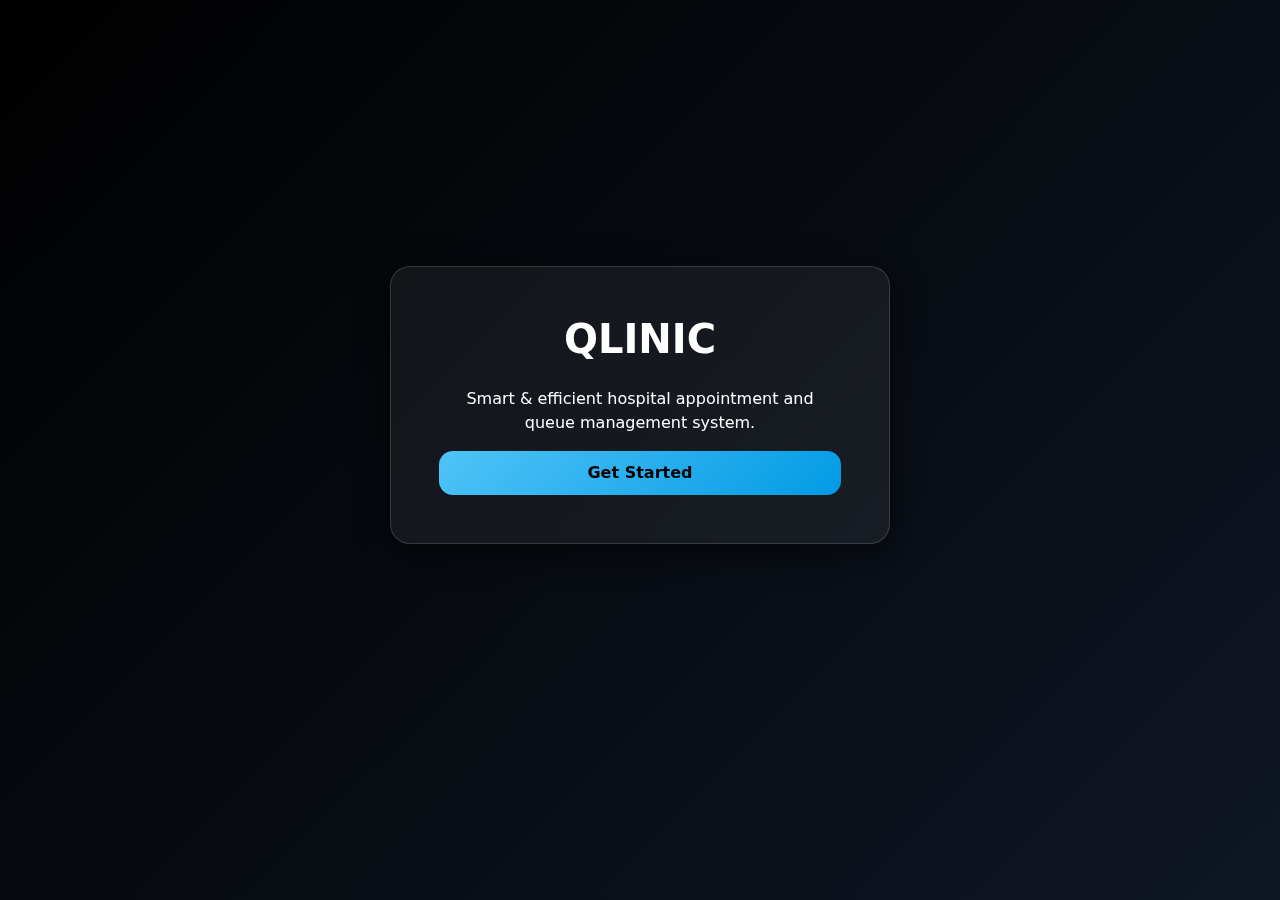
<file: index.html>
<!DOCTYPE html>
<html lang="en">
<head>
    <meta charset="UTF-8">
    <title>Appointment Management System</title>
    <meta name="viewport" content="width=device-width, initial-scale=1.0">
    
    <!-- Your Existing CSS -->
    <link rel="stylesheet" href="css/style.css">
    
    <!-- Bootstrap (if already using) -->
    <link href="https://cdn.jsdelivr.net/npm/bootstrap@5.3.2/dist/css/bootstrap.min.css" rel="stylesheet">
</head>
<body class="d-flex justify-content-center align-items-center text-center" style="min-height:100vh;">

    <div class="custom-card p-5" style="max-width:500px; width:100%;">
        
        <h1 class="mb-3 fw-bold">QLINIC</h1>
        
        <p class="mb-4" style="color:#ccc;">
            <p>Smart & efficient hospital appointment and queue management system.</p>
        </p>

        <a href="login.html" class="book-btn text-decoration-none d-block">
            Get Started
        </a>

    </div>

</body>
</html>
</file>
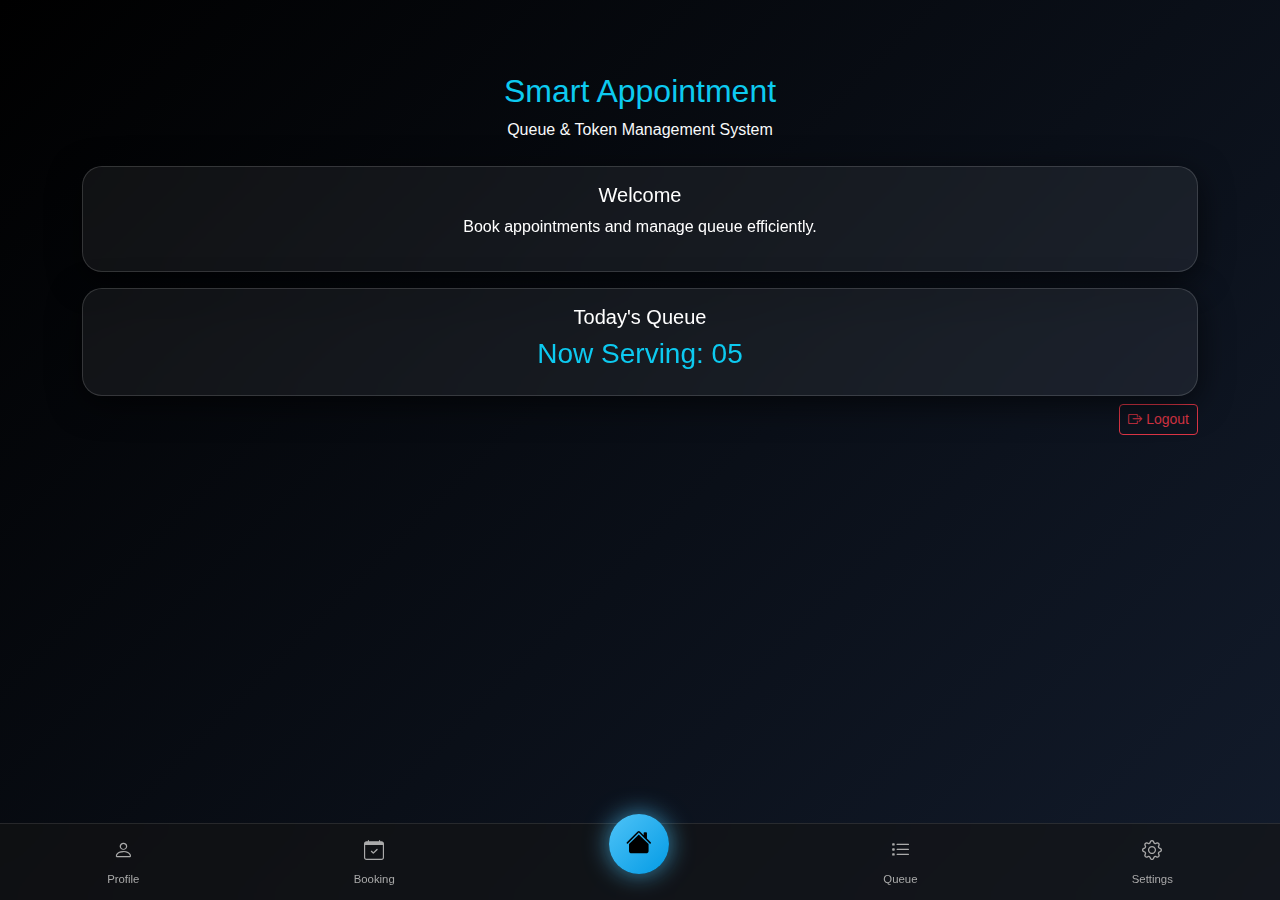
<file: html/index.html>
<!DOCTYPE html>
<html>
<head>
    <meta charset="UTF-8">
    <title>Smart Appointment System</title>

    <!-- Bootstrap -->
    <link href="https://cdn.jsdelivr.net/npm/bootstrap@5.3.2/dist/css/bootstrap.min.css" rel="stylesheet">

    <!-- Bootstrap Icons -->
    <link href="https://cdn.jsdelivr.net/npm/bootstrap-icons@1.11.1/font/bootstrap-icons.css" rel="stylesheet">

    <link rel="stylesheet" href="css/style.css">
</head>

<body>

    <!-- Main Content -->
    <div class="container text-center mt-5 pt-4">
        <h2 class="text-info">Smart Appointment</h2>
        <p class="text-light">Queue & Token Management System</p>

        <div class="card custom-card mt-4 p-3">
            <h5>Welcome</h5>
            <p>Book appointments and manage queue efficiently.</p>
        </div>

        <div class="card custom-card mt-3 p-3">
            <h5>Today's Queue</h5>
            <h3 class="text-info">Now Serving: 05</h3>
        </div>

        <div class="text-end mt-2">
            <a href="login.html" class="btn btn-outline-danger btn-sm">
                <i class="bi bi-box-arrow-right"></i> Logout
            </a>
        </div>



    </div>

    <!-- Bottom Navbar -->
    <div class="bottom-nav">

        <a href="#" class="nav-item">
            <i class="bi bi-person"></i>
            <small>Profile</small>
        </a>

        <a href="book.html" class="nav-item">
            <i class="bi bi-calendar-check"></i>
            <small>Booking</small>
        </a>

        <!-- Center Home Button -->
        <a href="#" class="nav-item home-btn">
            <i class="bi bi-house-fill"></i>
        </a>

        <a href="queue.html" class="nav-item">
            <i class="bi bi-list-task"></i>
            <small>Queue</small>
        </a>

        <a href="#" class="nav-item">
            <i class="bi bi-gear"></i>
            <small>Settings</small>
        </a>

    </div>

</body>
</html>
</file>
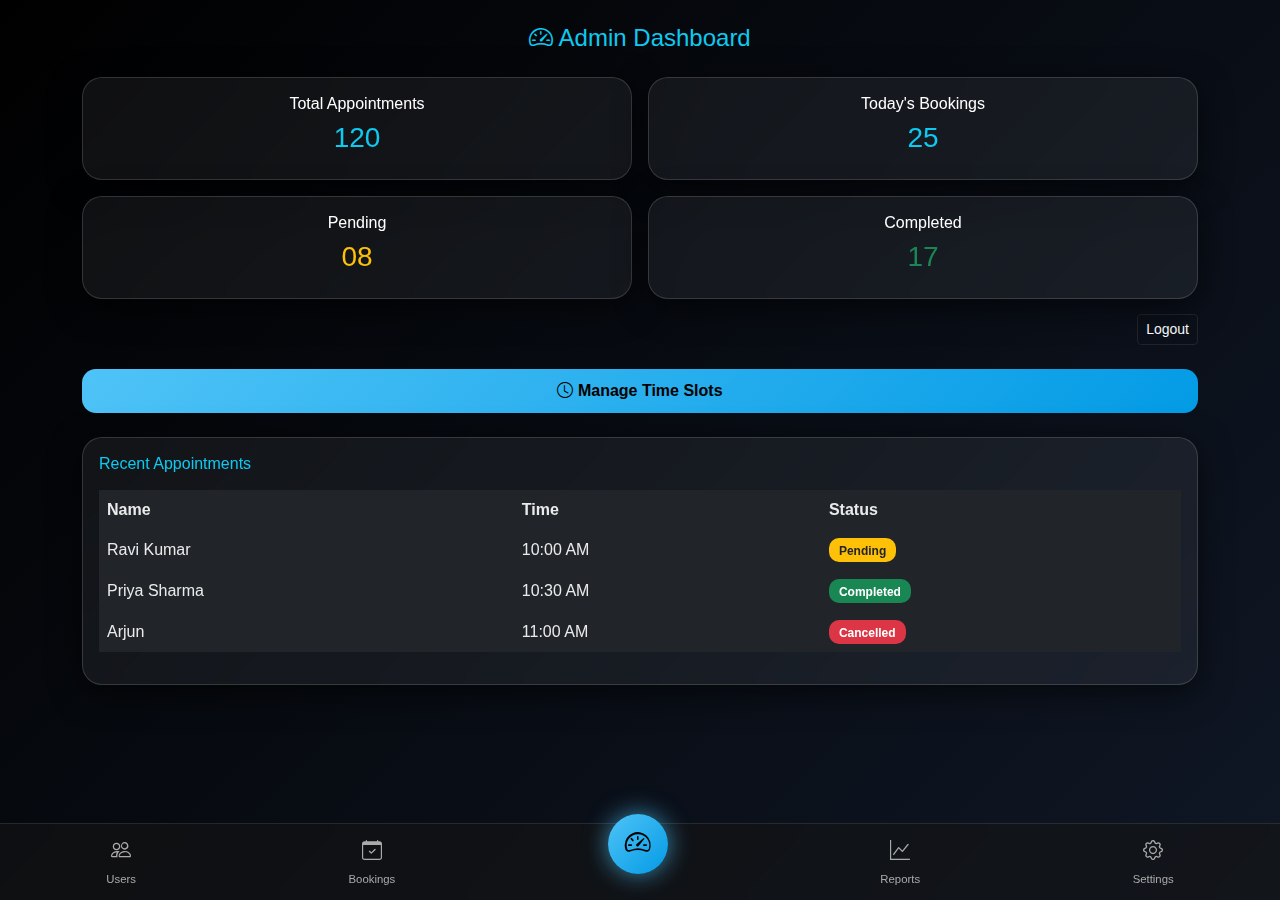
<file: admin.html>
<!DOCTYPE html>
<html>
<head>
    <meta charset="UTF-8">
    <title>Admin Dashboard - Smart Appointment</title>

    <!-- Bootstrap -->
    <link href="https://cdn.jsdelivr.net/npm/bootstrap@5.3.2/dist/css/bootstrap.min.css" rel="stylesheet">

    <!-- Bootstrap Icons -->
    <link href="https://cdn.jsdelivr.net/npm/bootstrap-icons@1.11.1/font/bootstrap-icons.css" rel="stylesheet">

    <link rel="stylesheet" href="css/style.css">
</head>

<body>

<div class="container mt-4 mb-5">

    <h4 class="text-center text-info mb-4">
        <i class="bi bi-speedometer2"></i> Admin Dashboard
    </h4>

    <!-- Summary Cards -->
    <div class="row g-3">

        <div class="col-6">
            <div class="card custom-card p-3 text-center">
                <h6>Total Appointments</h6>
                <h3 class="text-info">120</h3>
            </div>
        </div>

        <div class="col-6">
            <div class="card custom-card p-3 text-center">
                <h6>Today's Bookings</h6>
                <h3 class="text-info">25</h3>
            </div>
        </div>

        <div class="col-6">
            <div class="card custom-card p-3 text-center">
                <h6>Pending</h6>
                <h3 class="text-warning">08</h3>
            </div>
        </div>

        <div class="col-6">
            <div class="card custom-card p-3 text-center">
                <h6>Completed</h6>
                <h3 class="text-success">17</h3>
            </div>
        </div>
        
        <div class="text-end">
            <a href="login.html" class="btn btn-outline-dark btn-sm text-white">Logout</a>
        </div>

    </div>

    <!-- Manage Slots Button -->
    <div class="d-grid mt-4">
        <button class="btn book-btn">
            <i class="bi bi-clock"></i> Manage Time Slots
        </button>
    </div>

    <!-- Appointment Table -->
    <div class="card custom-card p-3 mt-4">
        <h6 class="text-info mb-3">Recent Appointments</h6>

        <div class="table-responsive">
            <table class="table table-dark table-borderless align-middle">
                <thead>
                    <tr>
                        <th>Name</th>
                        <th>Time</th>
                        <th>Status</th>
                    </tr>
                </thead>
                <tbody>
                    <tr>
                        <td>Ravi Kumar</td>
                        <td>10:00 AM</td>
                        <td><span class="badge bg-warning text-dark">Pending</span></td>
                    </tr>
                    <tr>
                        <td>Priya Sharma</td>
                        <td>10:30 AM</td>
                        <td><span class="badge bg-success">Completed</span></td>
                    </tr>
                    <tr>
                        <td>Arjun</td>
                        <td>11:00 AM</td>
                        <td><span class="badge bg-danger">Cancelled</span></td>
                    </tr>
                </tbody>
            </table>
        </div>

    </div>

</div>

<!-- Bottom Navbar -->
<div class="bottom-nav">

    <a href="#" class="nav-item">
        <i class="bi bi-people"></i>
        <small>Users</small>
    </a>

    <a href="#" class="nav-item">
        <i class="bi bi-calendar-check"></i>
        <small>Bookings</small>
    </a>

    <a href="admin.html" class="nav-item home-btn">
        <i class="bi bi-speedometer2"></i>
    </a>

    <a href="#" class="nav-item">
        <i class="bi bi-graph-up"></i>
        <small>Reports</small>
    </a>

    <a href="#" class="nav-item">
        <i class="bi bi-gear"></i>
        <small>Settings</small>
    </a>

</div>

</body>
</html>
</file>
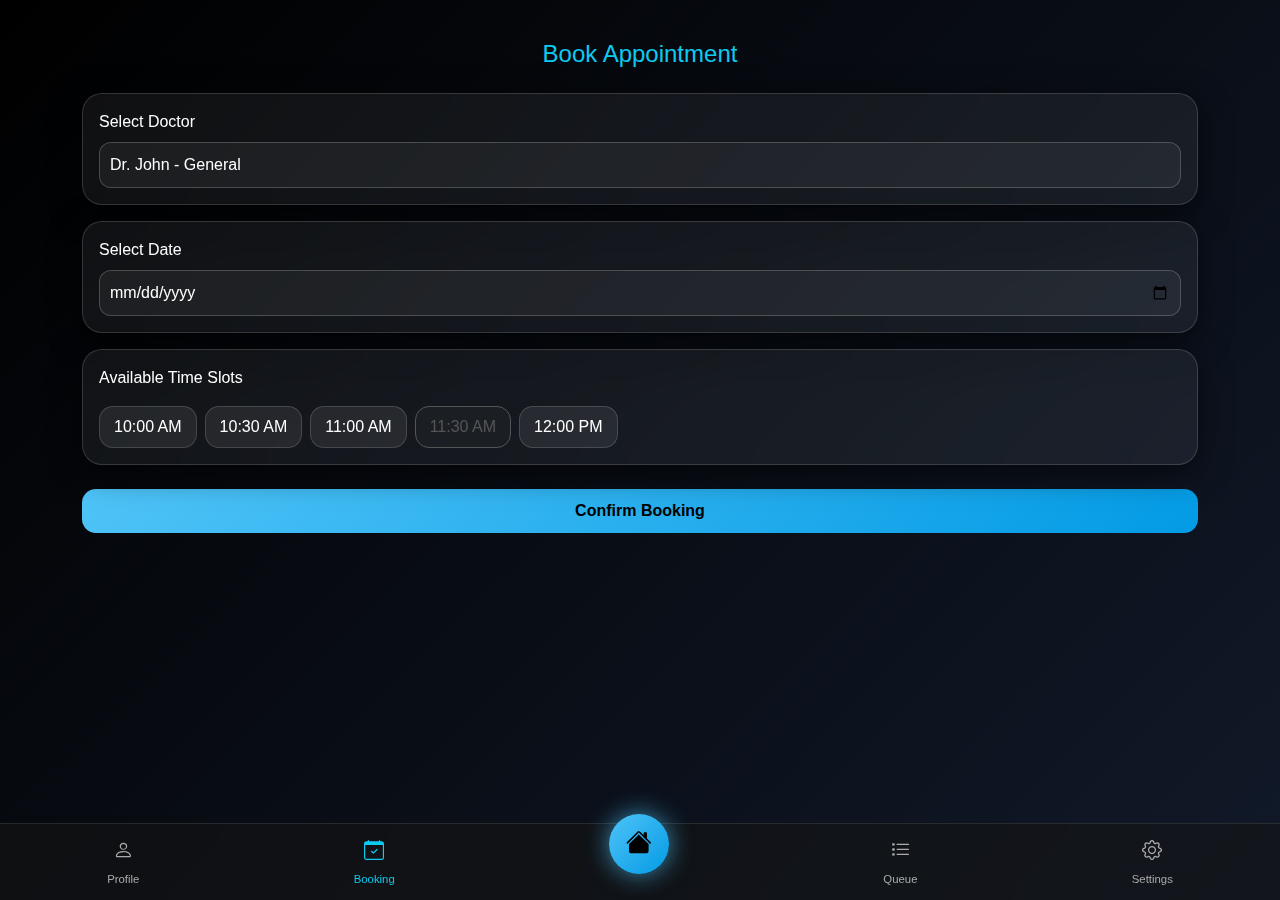
<file: book.html>
<!DOCTYPE html>
<html>
<head>
    <meta charset="UTF-8">
    <title>Book Appointment</title>

    <!-- Bootstrap -->
    <link href="https://cdn.jsdelivr.net/npm/bootstrap@5.3.2/dist/css/bootstrap.min.css" rel="stylesheet">

    <!-- Bootstrap Icons -->
    <link href="https://cdn.jsdelivr.net/npm/bootstrap-icons@1.11.1/font/bootstrap-icons.css" rel="stylesheet">

    <link rel="stylesheet" href="css/style.css">
</head>

<body>

<div class="container mt-4 pt-3">

    <h4 class="text-center text-info mb-4">Book Appointment</h4>

    <!-- Select Doctor -->
    <div class="card custom-card p-3 mb-3">
        <label class="form-label">Select Doctor</label>
        <select class="form-select custom-input">
            <option>Dr. John - General</option>
            <option>Dr. Smith - Dentist</option>
            <option>Dr. Emily - Pediatrician</option>
        </select>
    </div>

    <!-- Select Date -->
    <div class="card custom-card p-3 mb-3">
        <label class="form-label">Select Date</label>
        <input type="date" class="form-control custom-input">
    </div>

    <!-- Time Slots -->
    <div class="card custom-card p-3 mb-3">
        <label class="form-label">Available Time Slots</label>

        <div class="d-flex flex-wrap gap-2 mt-2">
            <button class="btn slot-btn">10:00 AM</button>
            <button class="btn slot-btn">10:30 AM</button>
            <button class="btn slot-btn">11:00 AM</button>
            <button class="btn slot-btn disabled">11:30 AM</button>
            <button class="btn slot-btn">12:00 PM</button>
        </div>
    </div>

    <!-- Book Button -->
    <div class="d-grid mt-4">
    <button class="btn book-btn" data-bs-toggle="modal" data-bs-target="#successModal">
        Confirm Booking
    </button>
</div>

</div>

<!-- Bottom Navbar -->
<div class="bottom-nav">

    <a href="profile.html" class="nav-item">
        <i class="bi bi-person"></i>
        <small>Profile</small>
    </a>

    <a href="book.html" class="nav-item text-info">
        <i class="bi bi-calendar-check"></i>
        <small>Booking</small>
    </a>

    <a href="user_home.html" class="nav-item home-btn">
        <i class="bi bi-house-fill"></i>
    </a>

    <a href="queue.html" class="nav-item">
        <i class="bi bi-list-task"></i>
        <small>Queue</small>
    </a>

    <a href="#" class="nav-item">
        <i class="bi bi-gear"></i>
        <small>Settings</small>
    </a>

</div>

<!-- Success Modal -->
<div class="modal fade" id="successModal" tabindex="-1">
  <div class="modal-dialog modal-dialog-centered">
    <div class="modal-content bg-dark text-white rounded-4">

      <div class="modal-body text-center p-4">
        <i class="bi bi-check-circle-fill text-info" style="font-size: 50px;"></i>
        <h5 class="mt-3">Appointment Booked Successfully!</h5>
        <p>Your Token Number is <strong class="text-info">08</strong></p>
        <a href="queue.html" class="btn book-btn mt-3">View Queue</a>
      </div>

    </div>
  </div>
</div>

<!-- Bootstrap JS (required for modal) -->
<script src="https://cdn.jsdelivr.net/npm/bootstrap@5.3.2/dist/js/bootstrap.bundle.min.js"></script>

</body>
</html>
</file>
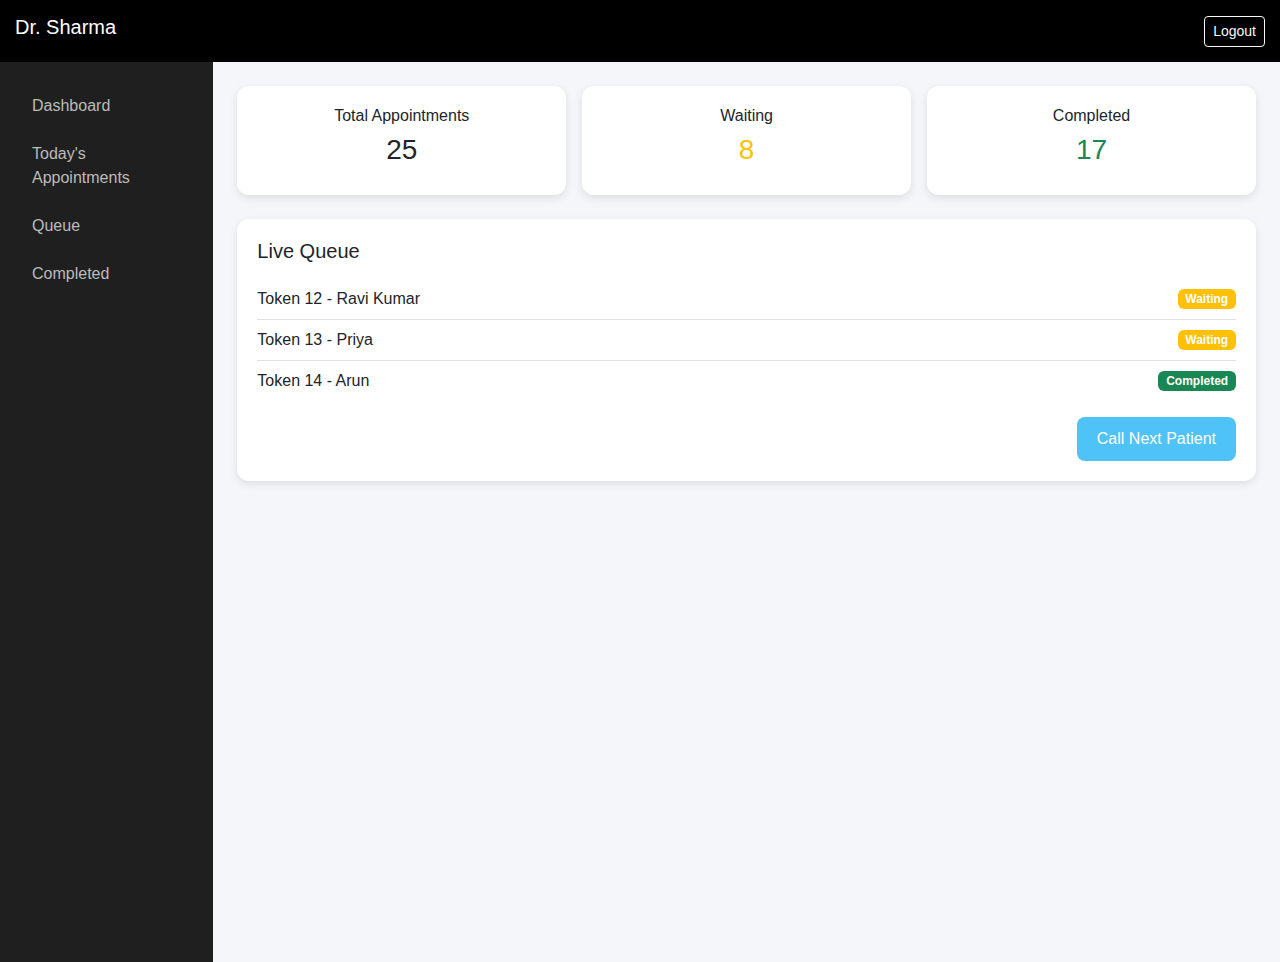
<file: doctor_home.html>
<!DOCTYPE html>
<html>
<head>
<meta name="viewport" content="width=device-width, initial-scale=1.0">
<title>Doctor Dashboard</title>
<link href="https://cdn.jsdelivr.net/npm/bootstrap@5.3.2/dist/css/bootstrap.min.css" rel="stylesheet">

<style>
body{
    background: #f4f6f9;
    font-family: Arial, sans-serif;
}

/* Top Navbar */
.topbar{
    background: #000;
    color: white;
    padding: 15px;
}

/* Sidebar */
.sidebar{
    background: #1f1f1f;
    height: 100vh;
    padding-top: 20px;
}

.sidebar a{
    display: block;
    color: #bbb;
    padding: 12px 20px;
    text-decoration: none;
    transition: 0.3s;
}

.sidebar a:hover{
    background: #2a2a2a;
    color: #4fc3f7;
}

/* Cards */
.stat-card{
    background: white;
    border-radius: 12px;
    padding: 20px;
    box-shadow: 0 3px 8px rgba(0,0,0,0.1);
}

.call-btn{
    background: #4fc3f7;
    border: none;
    padding: 10px 20px;
    border-radius: 8px;
    color: white;
}

.call-btn:hover{
    background: #039be5;
}

/* Mobile View */
@media(max-width:768px){
    .sidebar{
        display:none;
    }
}
</style>
</head>

<body>

<!-- Top Navbar -->
<div class="topbar d-flex justify-content-between align-items-center">
    <h5>Dr. Sharma</h5>
    <a href="login.html" class="btn btn-outline-light btn-sm">Logout</a>
</div>

<div class="container-fluid">
<div class="row">

<!-- Sidebar -->
<div class="col-md-2 sidebar d-none d-md-block">
    <a href="#">Dashboard</a>
    <a href="#">Today's Appointments</a>
    <a href="#">Queue</a>
    <a href="#">Completed</a>
</div>

<!-- Main Content -->
<div class="col-md-10 p-4">

    <!-- Stats -->
    <div class="row g-3 mb-4">
        <div class="col-md-4">
            <div class="stat-card text-center">
                <h6>Total Appointments</h6>
                <h3>25</h3>
            </div>
        </div>
        <div class="col-md-4">
            <div class="stat-card text-center">
                <h6>Waiting</h6>
                <h3 class="text-warning">8</h3>
            </div>
        </div>
        <div class="col-md-4">
            <div class="stat-card text-center">
                <h6>Completed</h6>
                <h3 class="text-success">17</h3>
            </div>
        </div>
    </div>

    <!-- Live Queue -->
    <div class="stat-card">
        <h5 class="mb-3">Live Queue</h5>

        <div class="d-flex justify-content-between align-items-center border-bottom py-2">
            <span>Token 12 - Ravi Kumar</span>
            <span class="badge bg-warning">Waiting</span>
        </div>

        <div class="d-flex justify-content-between align-items-center border-bottom py-2">
            <span>Token 13 - Priya</span>
            <span class="badge bg-warning">Waiting</span>
        </div>

        <div class="d-flex justify-content-between align-items-center py-2">
            <span>Token 14 - Arun</span>
            <span class="badge bg-success">Completed</span>
        </div>

        <div class="text-end mt-3">
            <button class="call-btn">Call Next Patient</button>
        </div>
    </div>

</div>
</div>
</div>

</body>
</html>
</file>
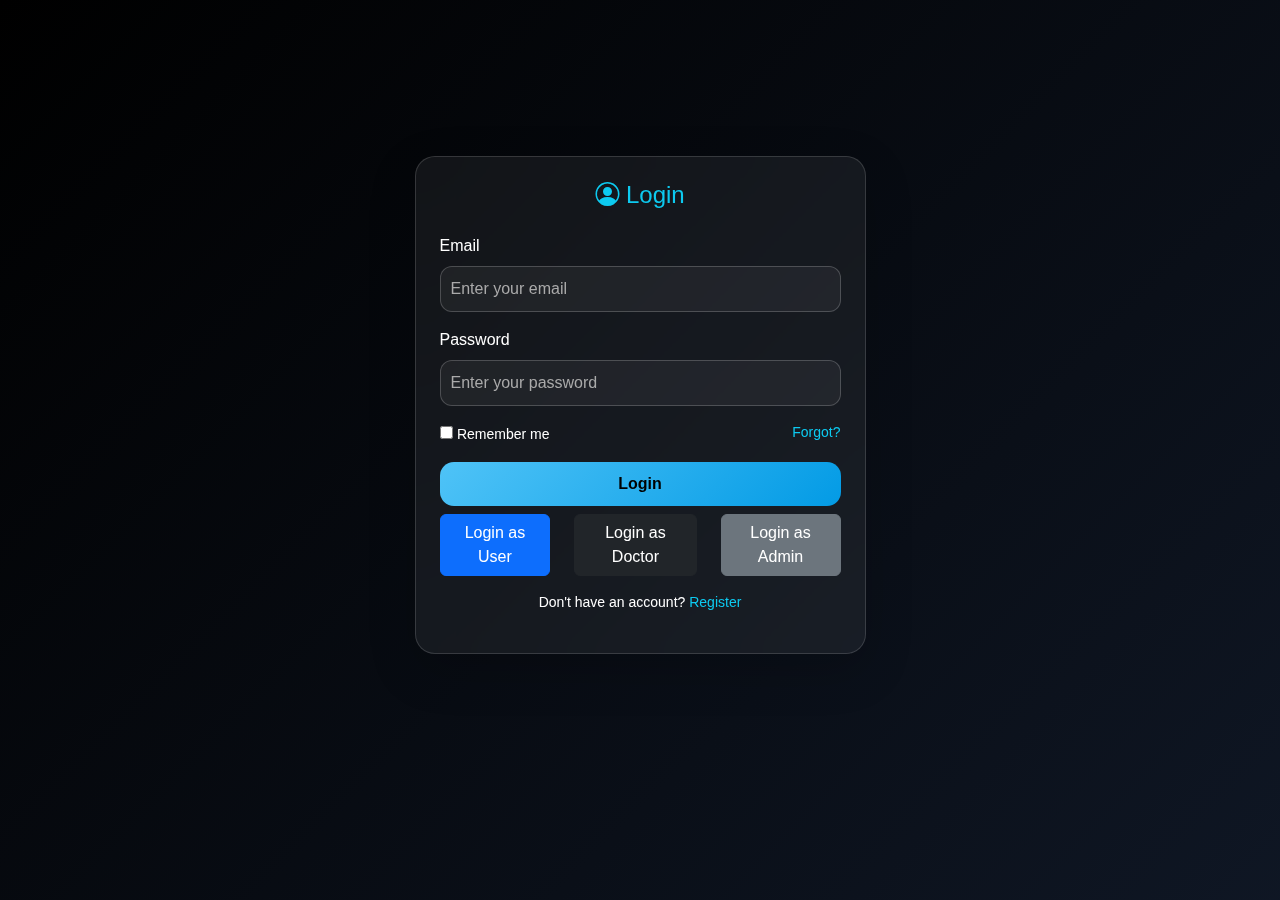
<file: login.html>
<!DOCTYPE html>
<html>
<head>
    <meta charset="UTF-8">
    <title>Login - Smart Appointment</title>

    <!-- Bootstrap -->
    <link href="https://cdn.jsdelivr.net/npm/bootstrap@5.3.2/dist/css/bootstrap.min.css" rel="stylesheet">

    <!-- Bootstrap Icons -->
    <link href="https://cdn.jsdelivr.net/npm/bootstrap-icons@1.11.1/font/bootstrap-icons.css" rel="stylesheet">

    <link rel="stylesheet" href="css/style.css">
</head>

<body class="d-flex justify-content-center align-items-center vh-100">

<div class="container">
    <div class="row justify-content-center">
        <div class="col-11 col-sm-8 col-md-5">

            <div class="card custom-card p-4 shadow-lg">

                <h4 class="text-center text-info mb-4">
                    <i class="bi bi-person-circle"></i> Login
                </h4>

                <!-- Email -->
                <div class="mb-3">
                    <label class="form-label">Email</label>
                    <input type="email" class="form-control custom-input" placeholder="Enter your email">
                </div>

                <!-- Password -->
                <div class="mb-3">
                    <label class="form-label">Password</label>
                    <input type="password" class="form-control custom-input" placeholder="Enter your password">
                </div>

                <!-- Remember + Forgot -->
                <div class="d-flex justify-content-between mb-3">
                    <div>
                        <input type="checkbox"> <small>Remember me</small>
                    </div>
                    <a href="#" class="text-info small text-decoration-none">Forgot?</a>
                </div>

                <!-- Login Button -->
                <div class="d-grid">
                    <button class="btn book-btn">Login</button>
                </div>
                
                <!-- Login DEMO -->
                <div class="d-flex justify-content-center gap-4">
                    <a href="user_home.html" class="btn btn-primary mt-2">Login as User</a>

                    <a href="doctor_home.html" class="btn btn-dark mt-2">Login as Doctor</a>

                    <a href="admin.html" class="btn btn-secondary mt-2">Login as Admin</a>

                </div>

                <!-- Register Link -->
                <p class="text-center mt-3 small">
                    Don't have an account?
                    <a href="register.html" class="text-info text-decoration-none">Register</a>
                </p>

            </div>

        </div>
    </div>
</div>

</body>
</html>
</file>
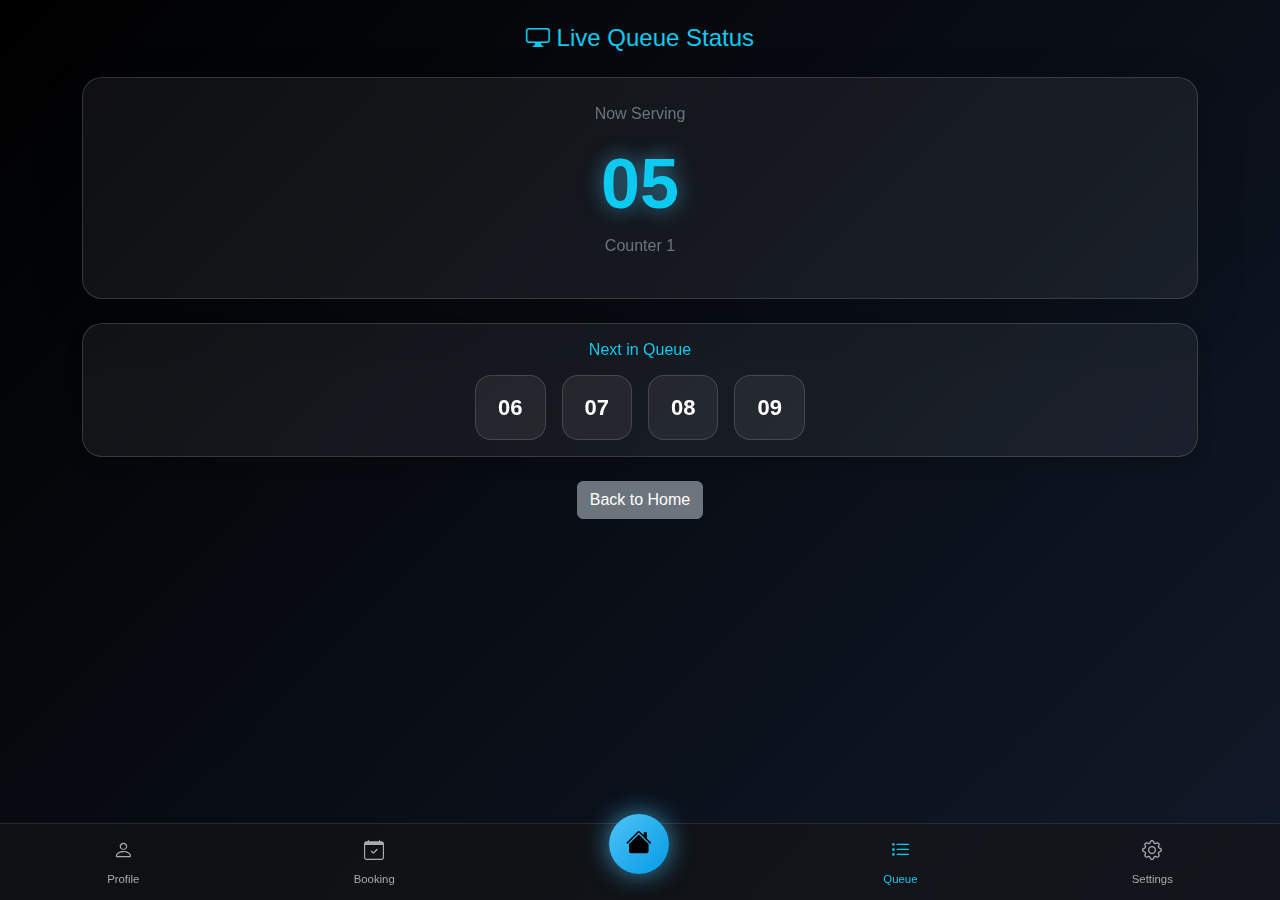
<file: queue.html>
<!DOCTYPE html>
<html>
<head>
    <meta charset="UTF-8">
    <title>Live Queue - Smart Appointment</title>

    <!-- Bootstrap -->
    <link href="https://cdn.jsdelivr.net/npm/bootstrap@5.3.2/dist/css/bootstrap.min.css" rel="stylesheet">

    <!-- Bootstrap Icons -->
    <link href="https://cdn.jsdelivr.net/npm/bootstrap-icons@1.11.1/font/bootstrap-icons.css" rel="stylesheet">

    <link rel="stylesheet" href="css/style.css">
</head>

<body>

<div class="container text-center mt-4">

    <h4 class="text-info mb-4">
        <i class="bi bi-display"></i> Live Queue Status
    </h4>

    <!-- Now Serving Card -->
    <div class="card custom-card p-4 mb-4 shadow-lg">

        <p class="text-secondary">Now Serving</p>
        <h1 class="display-3 text-info fw-bold" id="currentToken">05</h1>

        <p class="text-secondary">Counter 1</p>

    </div>

    <!-- Next Tokens -->
    <div class="card custom-card p-3 shadow">

        <h6 class="text-info mb-3">Next in Queue</h6>

        <div class="d-flex justify-content-center gap-3 flex-wrap">

            <div class="queue-box">06</div>
            <div class="queue-box">07</div>
            <div class="queue-box">08</div>
            <div class="queue-box">09</div>

        </div>

    </div>

    <div class="mt-4">
        <a href="user_home.html" class="btn btn-secondary">
            Back to Home
        </a>
    </div>

</div>

<!-- Bottom Navbar -->
<div class="bottom-nav">

    <a href="profile.html" class="nav-item">
        <i class="bi bi-person"></i>
        <small>Profile</small>
    </a>

    <a href="book.html" class="nav-item">
        <i class="bi bi-calendar-check"></i>
        <small>Booking</small>
    </a>

    <a href="user_home.html" class="nav-item home-btn">
        <i class="bi bi-house-fill"></i>
    </a>

    <a href="queue.html" class="nav-item text-info">
        <i class="bi bi-list-task"></i>
        <small>Queue</small>
    </a>

    <a href="#" class="nav-item">
        <i class="bi bi-gear"></i>
        <small>Settings</small>
    </a>

</div>

</body>
</html>
</file>
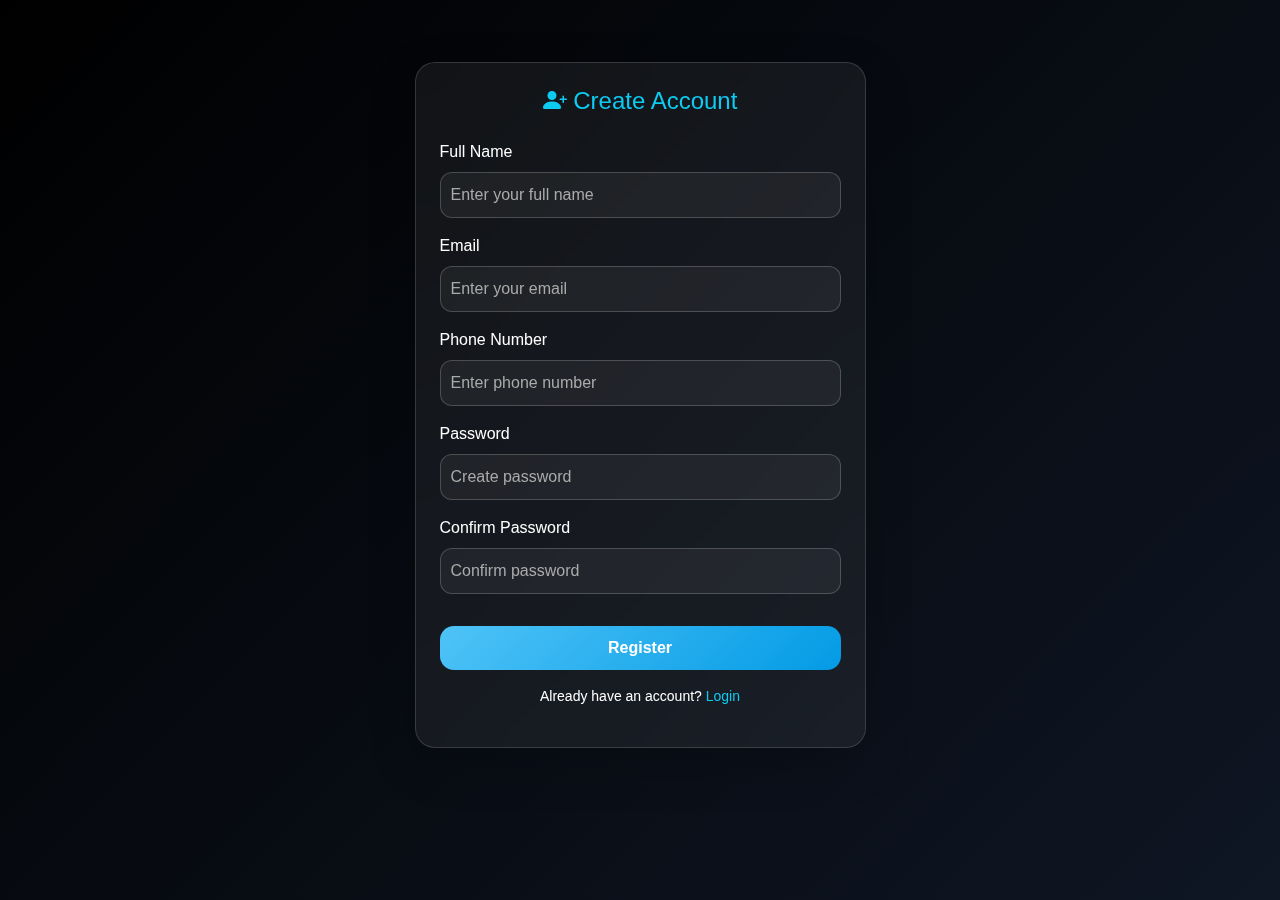
<file: register.html>
<!DOCTYPE html>
<html>
<head>
    <meta charset="UTF-8">
    <title>Register - Smart Appointment</title>

    <!-- Bootstrap -->
    <link href="https://cdn.jsdelivr.net/npm/bootstrap@5.3.2/dist/css/bootstrap.min.css" rel="stylesheet">

    <!-- Bootstrap Icons -->
    <link href="https://cdn.jsdelivr.net/npm/bootstrap-icons@1.11.1/font/bootstrap-icons.css" rel="stylesheet">

    <link rel="stylesheet" href="css/style.css">
</head>

<body class="d-flex justify-content-center align-items-center min-vh-100">

<div class="container">
    <div class="row justify-content-center">
        <div class="col-11 col-sm-9 col-md-6 col-lg-5">

            <div class="card custom-card p-4 shadow-lg">

                <h4 class="text-center text-info mb-4">
                    <i class="bi bi-person-plus-fill"></i> Create Account
                </h4>

                <!-- Full Name -->
                <div class="mb-3">
                    <label class="form-label">Full Name</label>
                    <input type="text" class="form-control custom-input" placeholder="Enter your full name">
                </div>

                <!-- Email -->
                <div class="mb-3">
                    <label class="form-label">Email</label>
                    <input type="email" class="form-control custom-input" placeholder="Enter your email">
                </div>

                <!-- Phone -->
                <div class="mb-3">
                    <label class="form-label">Phone Number</label>
                    <input type="tel" class="form-control custom-input" placeholder="Enter phone number">
                </div>

                <!-- Password -->
                <div class="mb-3">
                    <label class="form-label">Password</label>
                    <input type="password" class="form-control custom-input" placeholder="Create password">
                </div>

                <!-- Confirm Password -->
                <div class="mb-3">
                    <label class="form-label">Confirm Password</label>
                    <input type="password" class="form-control custom-input" placeholder="Confirm password">
                </div>

                <!-- Register Button -->
                <div class="d-grid mt-3">
                    <a href="login.html" class="btn book-btn text-white text-decoration-none">
                        Register
                    </a>
                </div>

                <!-- Login Link -->
                <p class="text-center mt-3 small">
                    Already have an account?
                    <a href="login.html" class="text-info text-decoration-none">Login</a>
                </p>

            </div>

        </div>
    </div>
</div>

</body>
</html>
</file>
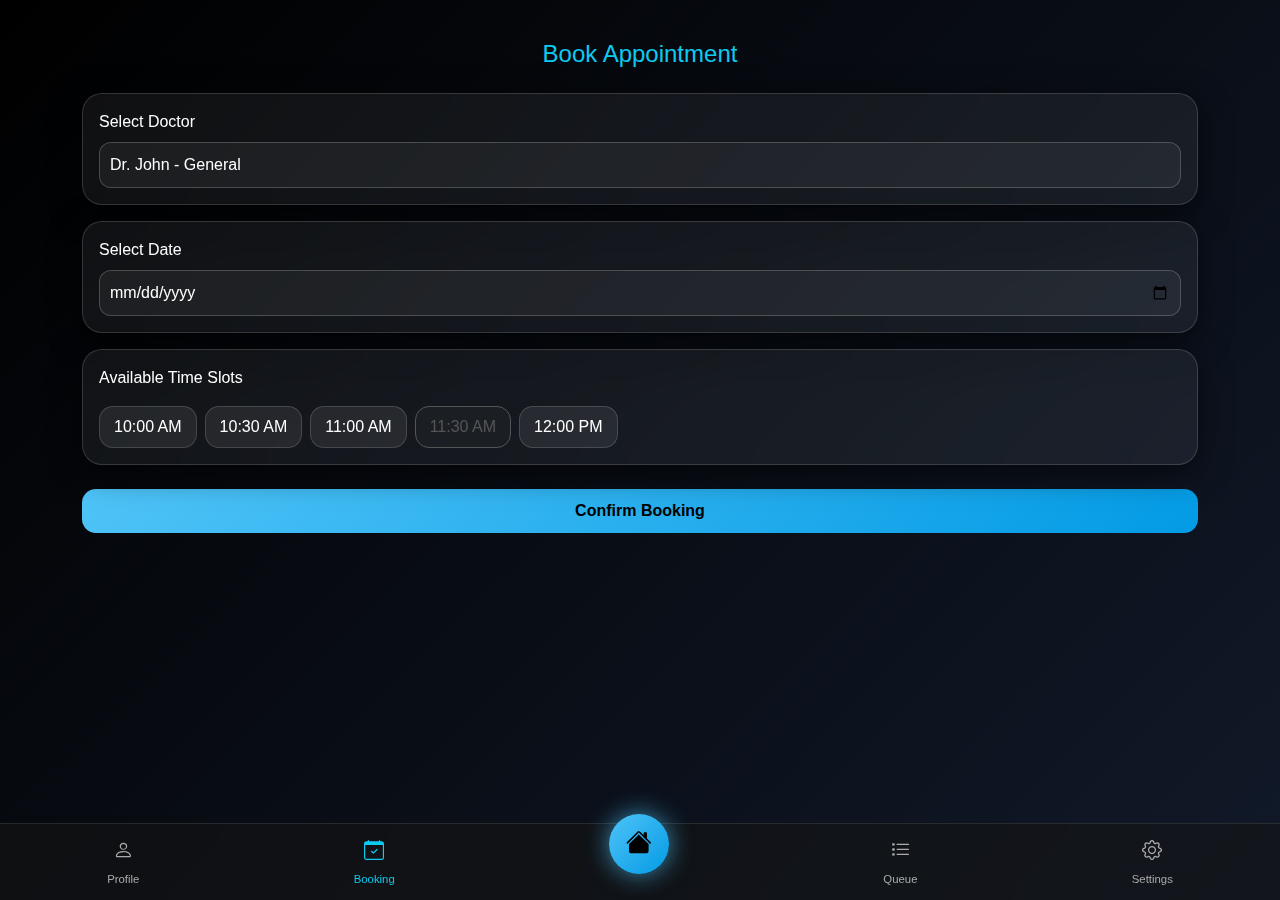
<file: html/book.html>
<!DOCTYPE html>
<html>
<head>
    <meta charset="UTF-8">
    <title>Book Appointment</title>

    <!-- Bootstrap -->
    <link href="https://cdn.jsdelivr.net/npm/bootstrap@5.3.2/dist/css/bootstrap.min.css" rel="stylesheet">

    <!-- Bootstrap Icons -->
    <link href="https://cdn.jsdelivr.net/npm/bootstrap-icons@1.11.1/font/bootstrap-icons.css" rel="stylesheet">

    <link rel="stylesheet" href="css/style.css">
</head>

<body>

<div class="container mt-4 pt-3">

    <h4 class="text-center text-info mb-4">Book Appointment</h4>

    <!-- Select Doctor -->
    <div class="card custom-card p-3 mb-3">
        <label class="form-label">Select Doctor</label>
        <select class="form-select custom-input">
            <option>Dr. John - General</option>
            <option>Dr. Smith - Dentist</option>
            <option>Dr. Emily - Pediatrician</option>
        </select>
    </div>

    <!-- Select Date -->
    <div class="card custom-card p-3 mb-3">
        <label class="form-label">Select Date</label>
        <input type="date" class="form-control custom-input">
    </div>

    <!-- Time Slots -->
    <div class="card custom-card p-3 mb-3">
        <label class="form-label">Available Time Slots</label>

        <div class="d-flex flex-wrap gap-2 mt-2">
            <button class="btn slot-btn">10:00 AM</button>
            <button class="btn slot-btn">10:30 AM</button>
            <button class="btn slot-btn">11:00 AM</button>
            <button class="btn slot-btn disabled">11:30 AM</button>
            <button class="btn slot-btn">12:00 PM</button>
        </div>
    </div>

    <!-- Book Button -->
    <div class="d-grid mt-4">
    <button class="btn book-btn" data-bs-toggle="modal" data-bs-target="#successModal">
        Confirm Booking
    </button>
</div>

</div>

<!-- Bottom Navbar -->
<div class="bottom-nav">

    <a href="profile.html" class="nav-item">
        <i class="bi bi-person"></i>
        <small>Profile</small>
    </a>

    <a href="book.html" class="nav-item text-info">
        <i class="bi bi-calendar-check"></i>
        <small>Booking</small>
    </a>

    <a href="index.html" class="nav-item home-btn">
        <i class="bi bi-house-fill"></i>
    </a>

    <a href="queue.html" class="nav-item">
        <i class="bi bi-list-task"></i>
        <small>Queue</small>
    </a>

    <a href="#" class="nav-item">
        <i class="bi bi-gear"></i>
        <small>Settings</small>
    </a>

</div>

<!-- Success Modal -->
<div class="modal fade" id="successModal" tabindex="-1">
  <div class="modal-dialog modal-dialog-centered">
    <div class="modal-content bg-dark text-white rounded-4">

      <div class="modal-body text-center p-4">
        <i class="bi bi-check-circle-fill text-info" style="font-size: 50px;"></i>
        <h5 class="mt-3">Appointment Booked Successfully!</h5>
        <p>Your Token Number is <strong class="text-info">08</strong></p>
        <a href="queue.html" class="btn book-btn mt-3">View Queue</a>
      </div>

    </div>
  </div>
</div>

<!-- Bootstrap JS (required for modal) -->
<script src="https://cdn.jsdelivr.net/npm/bootstrap@5.3.2/dist/js/bootstrap.bundle.min.js"></script>

</body>
</html>
</file>
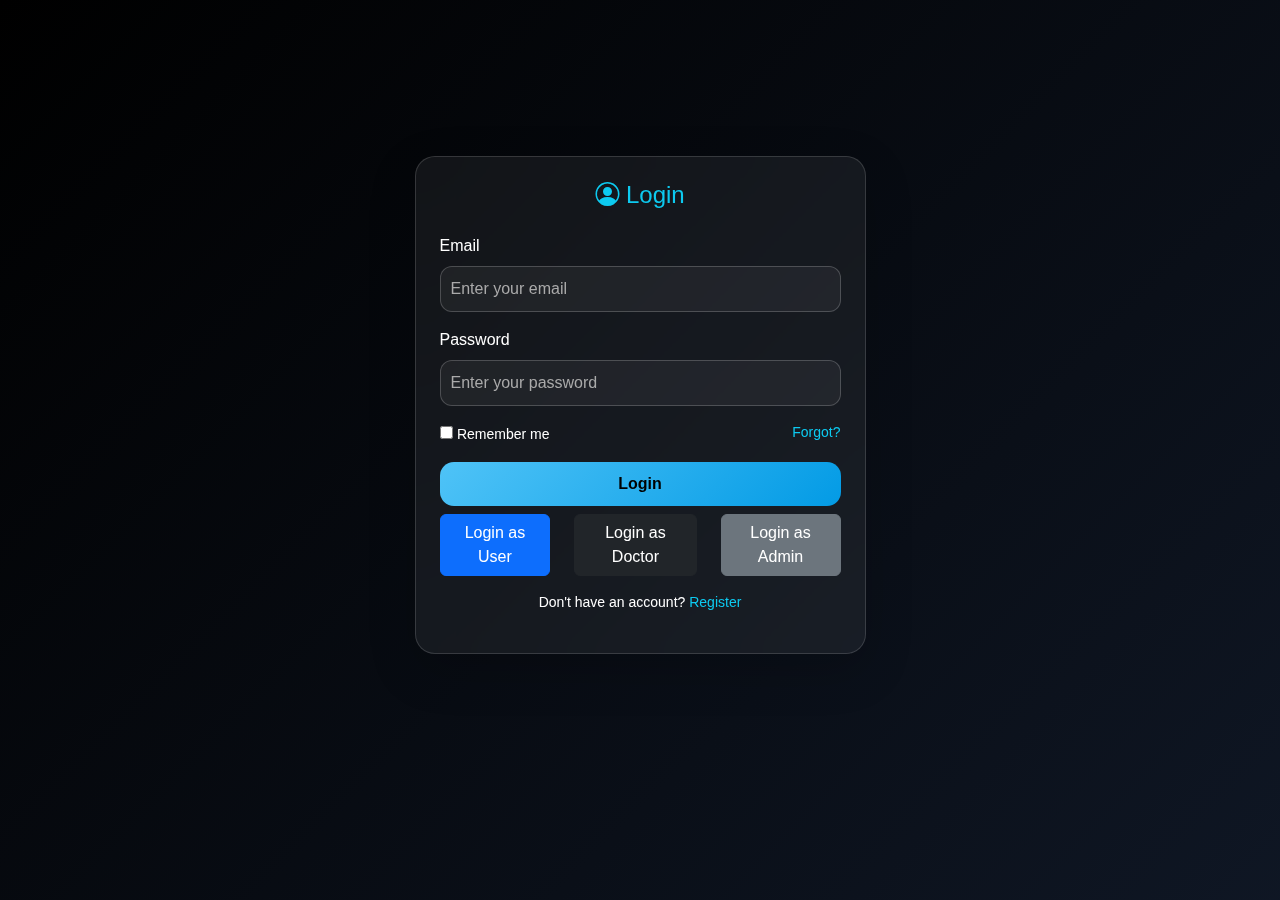
<file: html/login.html>
<!DOCTYPE html>
<html>
<head>
    <meta charset="UTF-8">
    <title>Login - Smart Appointment</title>

    <!-- Bootstrap -->
    <link href="https://cdn.jsdelivr.net/npm/bootstrap@5.3.2/dist/css/bootstrap.min.css" rel="stylesheet">

    <!-- Bootstrap Icons -->
    <link href="https://cdn.jsdelivr.net/npm/bootstrap-icons@1.11.1/font/bootstrap-icons.css" rel="stylesheet">

    <link rel="stylesheet" href="css/style.css">
</head>

<body class="d-flex justify-content-center align-items-center vh-100">

<div class="container">
    <div class="row justify-content-center">
        <div class="col-11 col-sm-8 col-md-5">

            <div class="card custom-card p-4 shadow-lg">

                <h4 class="text-center text-info mb-4">
                    <i class="bi bi-person-circle"></i> Login
                </h4>

                <!-- Email -->
                <div class="mb-3">
                    <label class="form-label">Email</label>
                    <input type="email" class="form-control custom-input" placeholder="Enter your email">
                </div>

                <!-- Password -->
                <div class="mb-3">
                    <label class="form-label">Password</label>
                    <input type="password" class="form-control custom-input" placeholder="Enter your password">
                </div>

                <!-- Remember + Forgot -->
                <div class="d-flex justify-content-between mb-3">
                    <div>
                        <input type="checkbox"> <small>Remember me</small>
                    </div>
                    <a href="#" class="text-info small text-decoration-none">Forgot?</a>
                </div>

                <!-- Login Button -->
                <div class="d-grid">
                    <button class="btn book-btn">Login</button>
                </div>
                
                <!-- Login DEMO -->
                <div class="d-flex justify-content-center gap-4">
                    <a href="index.html" class="btn btn-primary mt-2">Login as User</a>

                    <a href="doctor_home.html" class="btn btn-dark mt-2">Login as Doctor</a>

                    <a href="admin.html" class="btn btn-secondary mt-2">Login as Admin</a>

                </div>

                <!-- Register Link -->
                <p class="text-center mt-3 small">
                    Don't have an account?
                    <a href="register.html" class="text-info text-decoration-none">Register</a>
                </p>

            </div>

        </div>
    </div>
</div>

</body>
</html>
</file>
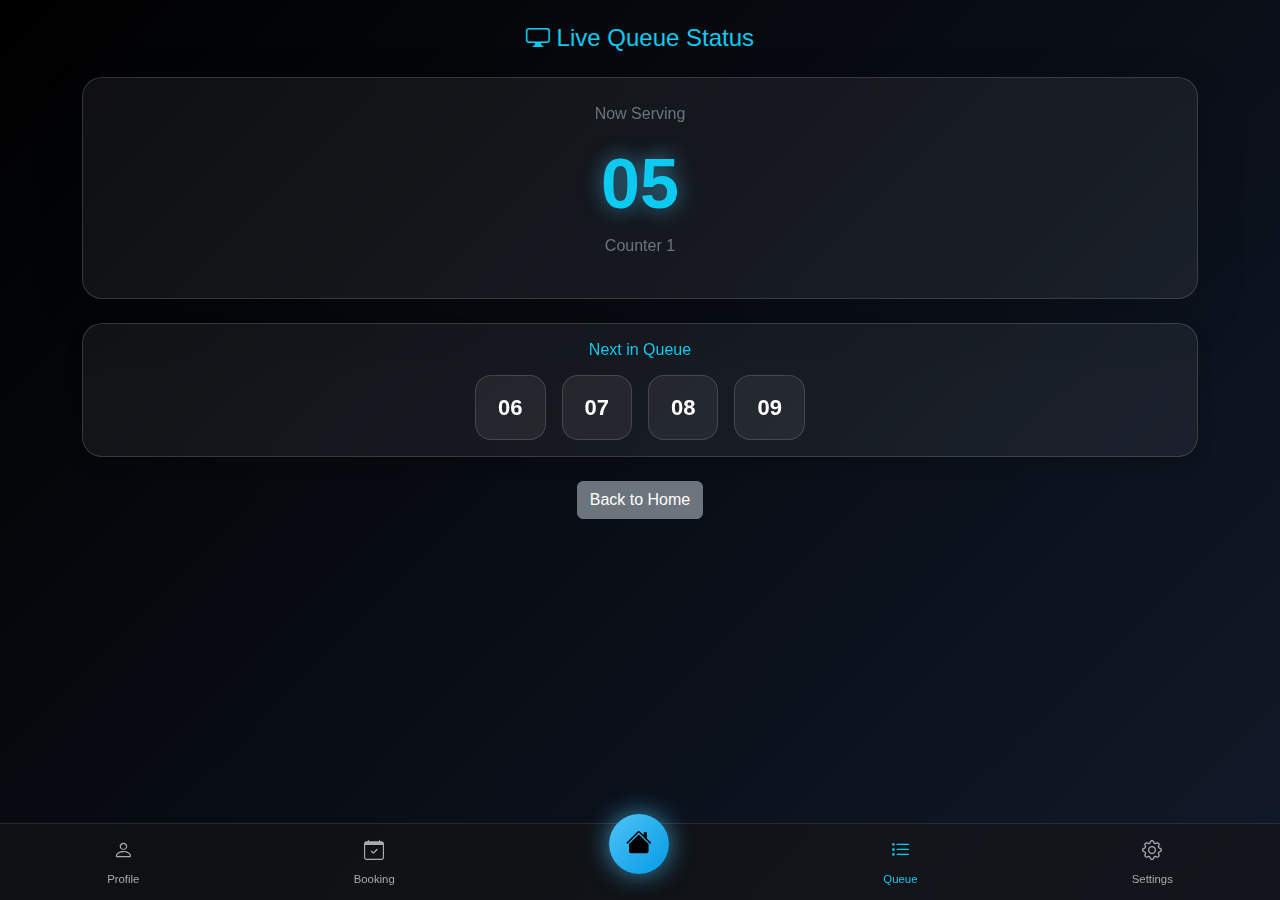
<file: html/queue.html>
<!DOCTYPE html>
<html>
<head>
    <meta charset="UTF-8">
    <title>Live Queue - Smart Appointment</title>

    <!-- Bootstrap -->
    <link href="https://cdn.jsdelivr.net/npm/bootstrap@5.3.2/dist/css/bootstrap.min.css" rel="stylesheet">

    <!-- Bootstrap Icons -->
    <link href="https://cdn.jsdelivr.net/npm/bootstrap-icons@1.11.1/font/bootstrap-icons.css" rel="stylesheet">

    <link rel="stylesheet" href="css/style.css">
</head>

<body>

<div class="container text-center mt-4">

    <h4 class="text-info mb-4">
        <i class="bi bi-display"></i> Live Queue Status
    </h4>

    <!-- Now Serving Card -->
    <div class="card custom-card p-4 mb-4 shadow-lg">

        <p class="text-secondary">Now Serving</p>
        <h1 class="display-3 text-info fw-bold" id="currentToken">05</h1>

        <p class="text-secondary">Counter 1</p>

    </div>

    <!-- Next Tokens -->
    <div class="card custom-card p-3 shadow">

        <h6 class="text-info mb-3">Next in Queue</h6>

        <div class="d-flex justify-content-center gap-3 flex-wrap">

            <div class="queue-box">06</div>
            <div class="queue-box">07</div>
            <div class="queue-box">08</div>
            <div class="queue-box">09</div>

        </div>

    </div>

    <div class="mt-4">
        <a href="index.html" class="btn btn-secondary">
            Back to Home
        </a>
    </div>

</div>

<!-- Bottom Navbar -->
<div class="bottom-nav">

    <a href="profile.html" class="nav-item">
        <i class="bi bi-person"></i>
        <small>Profile</small>
    </a>

    <a href="book.html" class="nav-item">
        <i class="bi bi-calendar-check"></i>
        <small>Booking</small>
    </a>

    <a href="index.html" class="nav-item home-btn">
        <i class="bi bi-house-fill"></i>
    </a>

    <a href="queue.html" class="nav-item text-info">
        <i class="bi bi-list-task"></i>
        <small>Queue</small>
    </a>

    <a href="#" class="nav-item">
        <i class="bi bi-gear"></i>
        <small>Settings</small>
    </a>

</div>

</body>
</html>
</file>
<file: css/style.css>
/* =========================
   ANIMATED GRADIENT BACKGROUND
========================= */

body {
    background: linear-gradient(-45deg, #0f2027, #203a43, #141e30, #000000);
    background-size: 400% 400%;
    animation: gradientMove 12s ease infinite;
    color: #eaeaea;
    font-family: 'Segoe UI', sans-serif;
    padding-bottom: 90px;
    transition: all 0.4s ease;
}

@keyframes gradientMove {
    0% { background-position: 0% 50%; }
    50% { background-position: 100% 50%; }
    100% { background-position: 0% 50%; }
}

/* =========================
   GLASSMORPHISM CARDS
========================= */

.custom-card {
    background: rgba(255, 255, 255, 0.06);
    backdrop-filter: blur(15px);
    -webkit-backdrop-filter: blur(15px);
    border-radius: 20px;
    border: 1px solid rgba(255, 255, 255, 0.15);
    box-shadow: 0 8px 32px rgba(0, 0, 0, 0.6);
    transition: all 0.4s ease;
    color: white;
}

.custom-card:hover {
    transform: translateY(-5px);
    box-shadow: 0 12px 40px rgba(79, 195, 247, 0.3);
}

/* =========================
   INPUT FIELDS
========================= */

.custom-input {
    background: rgba(255, 255, 255, 0.05);
    border: 1px solid rgba(255, 255, 255, 0.2);
    color: white;
    border-radius: 12px;
    padding: 10px;
    transition: 0.3s ease;
}

.custom-input:focus {
    border-color: #4fc3f7;
    box-shadow: 0 0 15px rgba(79, 195, 247, 0.5);
    background: rgba(255, 255, 255, 0.08);
}

.custom-input::placeholder {
    color: #aaa;
    opacity: 1;
}

/* =========================
   SLOT BUTTONS
========================= */

.slot-btn {
    background: rgba(255, 255, 255, 0.08);
    border: 1px solid rgba(255, 255, 255, 0.15);
    color: white;
    border-radius: 14px;
    padding: 8px 14px;
    transition: 0.3s ease;
}

.slot-btn:hover {
    background: linear-gradient(135deg, #4fc3f7, #039be5);
    color: black;
    transform: scale(1.08);
}

.slot-btn.disabled {
    background: rgba(255, 255, 255, 0.04);
    color: #777;
    pointer-events: none;
}

/* =========================
   MAIN BUTTON
========================= */

.book-btn {
    background: linear-gradient(135deg, #4fc3f7, #039be5);
    border: none;
    border-radius: 14px;
    padding: 10px;
    font-weight: 600;
    color: black;
    transition: 0.3s ease;
}

.book-btn:hover {
    transform: scale(1.05);
    box-shadow: 0 0 20px rgba(79, 195, 247, 0.6);
}

/* =========================
   BOTTOM NAVBAR (GLASS STYLE)
========================= */

.bottom-nav {
    position: fixed;
    bottom: 0;
    width: 100%;
    background: rgba(20, 20, 20, 0.6);
    backdrop-filter: blur(15px);
    display: flex;
    justify-content: space-around;
    align-items: center;
    padding: 12px 0;
    border-top: 1px solid rgba(255, 255, 255, 0.1);
}

/* NAV ITEMS */

.nav-item {
    text-align: center;
    color: #aaa;
    text-decoration: none;
    font-size: 13px;
    transition: 0.3s ease;
}

.nav-item i {
    font-size: 20px;
    display: block;
    margin-bottom: 3px;
}

.nav-item:hover {
    color: #4fc3f7;
    transform: scale(1.1);
}

/* CENTER HOME BUTTON */

.home-btn {
    background: linear-gradient(135deg, #4fc3f7, #039be5);
    color: black;
    width: 60px;
    height: 60px;
    border-radius: 50%;
    display: flex;
    justify-content: center;
    align-items: center;
    margin-top: -35px;
    box-shadow: 0 0 25px rgba(79, 195, 247, 0.7);
    transition: 0.3s ease;
}

.home-btn:hover {
    transform: scale(1.12);
}

.home-btn i {
    font-size: 26px;
}

/* =========================
   QUEUE TOKENS
========================= */

.queue-box {
    background: rgba(255, 255, 255, 0.06);
    border-radius: 16px;
    padding: 15px 22px;
    font-size: 22px;
    font-weight: bold;
    color: white;
    min-width: 65px;
    text-align: center;
    border: 1px solid rgba(255, 255, 255, 0.15);
    transition: 0.3s ease;
}

.queue-box:hover {
    background: linear-gradient(135deg, #4fc3f7, #039be5);
    color: black;
    transform: translateY(-4px);
}

/* =========================
   LARGE TOKEN DISPLAY
========================= */

.display-3 {
    font-size: 70px;
    text-shadow: 0 0 20px rgba(79, 195, 247, 0.6);
}

/* =========================
   TABLE STYLING
========================= */

.table-dark {
    background: transparent;
}

.table-dark th,
.table-dark td {
    color: #eaeaea;
    border-color: rgba(255, 255, 255, 0.1);
}

/* =========================
   BADGES
========================= */

.badge {
    border-radius: 10px;
    padding: 6px 10px;
    font-size: 12px;
}

/* =========================
   RESPONSIVE
========================= */

@media (max-width: 576px) {

    .display-3 {
        font-size: 50px;
    }

    .queue-box {
        font-size: 18px;
        padding: 12px 16px;
    }

    .home-btn {
        width: 52px;
        height: 52px;
    }
}
</file>
<file: html/css/style.css>
/* =========================
   ANIMATED GRADIENT BACKGROUND
========================= */

body {
    background: linear-gradient(-45deg, #0f2027, #203a43, #141e30, #000000);
    background-size: 400% 400%;
    animation: gradientMove 12s ease infinite;
    color: #eaeaea;
    font-family: 'Segoe UI', sans-serif;
    padding-bottom: 90px;
    transition: all 0.4s ease;
}

@keyframes gradientMove {
    0% { background-position: 0% 50%; }
    50% { background-position: 100% 50%; }
    100% { background-position: 0% 50%; }
}

/* =========================
   GLASSMORPHISM CARDS
========================= */

.custom-card {
    background: rgba(255, 255, 255, 0.06);
    backdrop-filter: blur(15px);
    -webkit-backdrop-filter: blur(15px);
    border-radius: 20px;
    border: 1px solid rgba(255, 255, 255, 0.15);
    box-shadow: 0 8px 32px rgba(0, 0, 0, 0.6);
    transition: all 0.4s ease;
    color: white;
}

.custom-card:hover {
    transform: translateY(-5px);
    box-shadow: 0 12px 40px rgba(79, 195, 247, 0.3);
}

/* =========================
   INPUT FIELDS
========================= */

.custom-input {
    background: rgba(255, 255, 255, 0.05);
    border: 1px solid rgba(255, 255, 255, 0.2);
    color: white;
    border-radius: 12px;
    padding: 10px;
    transition: 0.3s ease;
}

.custom-input:focus {
    border-color: #4fc3f7;
    box-shadow: 0 0 15px rgba(79, 195, 247, 0.5);
    background: rgba(255, 255, 255, 0.08);
}

.custom-input::placeholder {
    color: #aaa;
    opacity: 1;
}

/* =========================
   SLOT BUTTONS
========================= */

.slot-btn {
    background: rgba(255, 255, 255, 0.08);
    border: 1px solid rgba(255, 255, 255, 0.15);
    color: white;
    border-radius: 14px;
    padding: 8px 14px;
    transition: 0.3s ease;
}

.slot-btn:hover {
    background: linear-gradient(135deg, #4fc3f7, #039be5);
    color: black;
    transform: scale(1.08);
}

.slot-btn.disabled {
    background: rgba(255, 255, 255, 0.04);
    color: #777;
    pointer-events: none;
}

/* =========================
   MAIN BUTTON
========================= */

.book-btn {
    background: linear-gradient(135deg, #4fc3f7, #039be5);
    border: none;
    border-radius: 14px;
    padding: 10px;
    font-weight: 600;
    color: black;
    transition: 0.3s ease;
}

.book-btn:hover {
    transform: scale(1.05);
    box-shadow: 0 0 20px rgba(79, 195, 247, 0.6);
}

/* =========================
   BOTTOM NAVBAR (GLASS STYLE)
========================= */

.bottom-nav {
    position: fixed;
    bottom: 0;
    width: 100%;
    background: rgba(20, 20, 20, 0.6);
    backdrop-filter: blur(15px);
    display: flex;
    justify-content: space-around;
    align-items: center;
    padding: 12px 0;
    border-top: 1px solid rgba(255, 255, 255, 0.1);
}

/* NAV ITEMS */

.nav-item {
    text-align: center;
    color: #aaa;
    text-decoration: none;
    font-size: 13px;
    transition: 0.3s ease;
}

.nav-item i {
    font-size: 20px;
    display: block;
    margin-bottom: 3px;
}

.nav-item:hover {
    color: #4fc3f7;
    transform: scale(1.1);
}

/* CENTER HOME BUTTON */

.home-btn {
    background: linear-gradient(135deg, #4fc3f7, #039be5);
    color: black;
    width: 60px;
    height: 60px;
    border-radius: 50%;
    display: flex;
    justify-content: center;
    align-items: center;
    margin-top: -35px;
    box-shadow: 0 0 25px rgba(79, 195, 247, 0.7);
    transition: 0.3s ease;
}

.home-btn:hover {
    transform: scale(1.12);
}

.home-btn i {
    font-size: 26px;
}

/* =========================
   QUEUE TOKENS
========================= */

.queue-box {
    background: rgba(255, 255, 255, 0.06);
    border-radius: 16px;
    padding: 15px 22px;
    font-size: 22px;
    font-weight: bold;
    color: white;
    min-width: 65px;
    text-align: center;
    border: 1px solid rgba(255, 255, 255, 0.15);
    transition: 0.3s ease;
}

.queue-box:hover {
    background: linear-gradient(135deg, #4fc3f7, #039be5);
    color: black;
    transform: translateY(-4px);
}

/* =========================
   LARGE TOKEN DISPLAY
========================= */

.display-3 {
    font-size: 70px;
    text-shadow: 0 0 20px rgba(79, 195, 247, 0.6);
}

/* =========================
   TABLE STYLING
========================= */

.table-dark {
    background: transparent;
}

.table-dark th,
.table-dark td {
    color: #eaeaea;
    border-color: rgba(255, 255, 255, 0.1);
}

/* =========================
   BADGES
========================= */

.badge {
    border-radius: 10px;
    padding: 6px 10px;
    font-size: 12px;
}

/* =========================
   RESPONSIVE
========================= */

@media (max-width: 576px) {

    .display-3 {
        font-size: 50px;
    }

    .queue-box {
        font-size: 18px;
        padding: 12px 16px;
    }

    .home-btn {
        width: 52px;
        height: 52px;
    }
}
</file>
